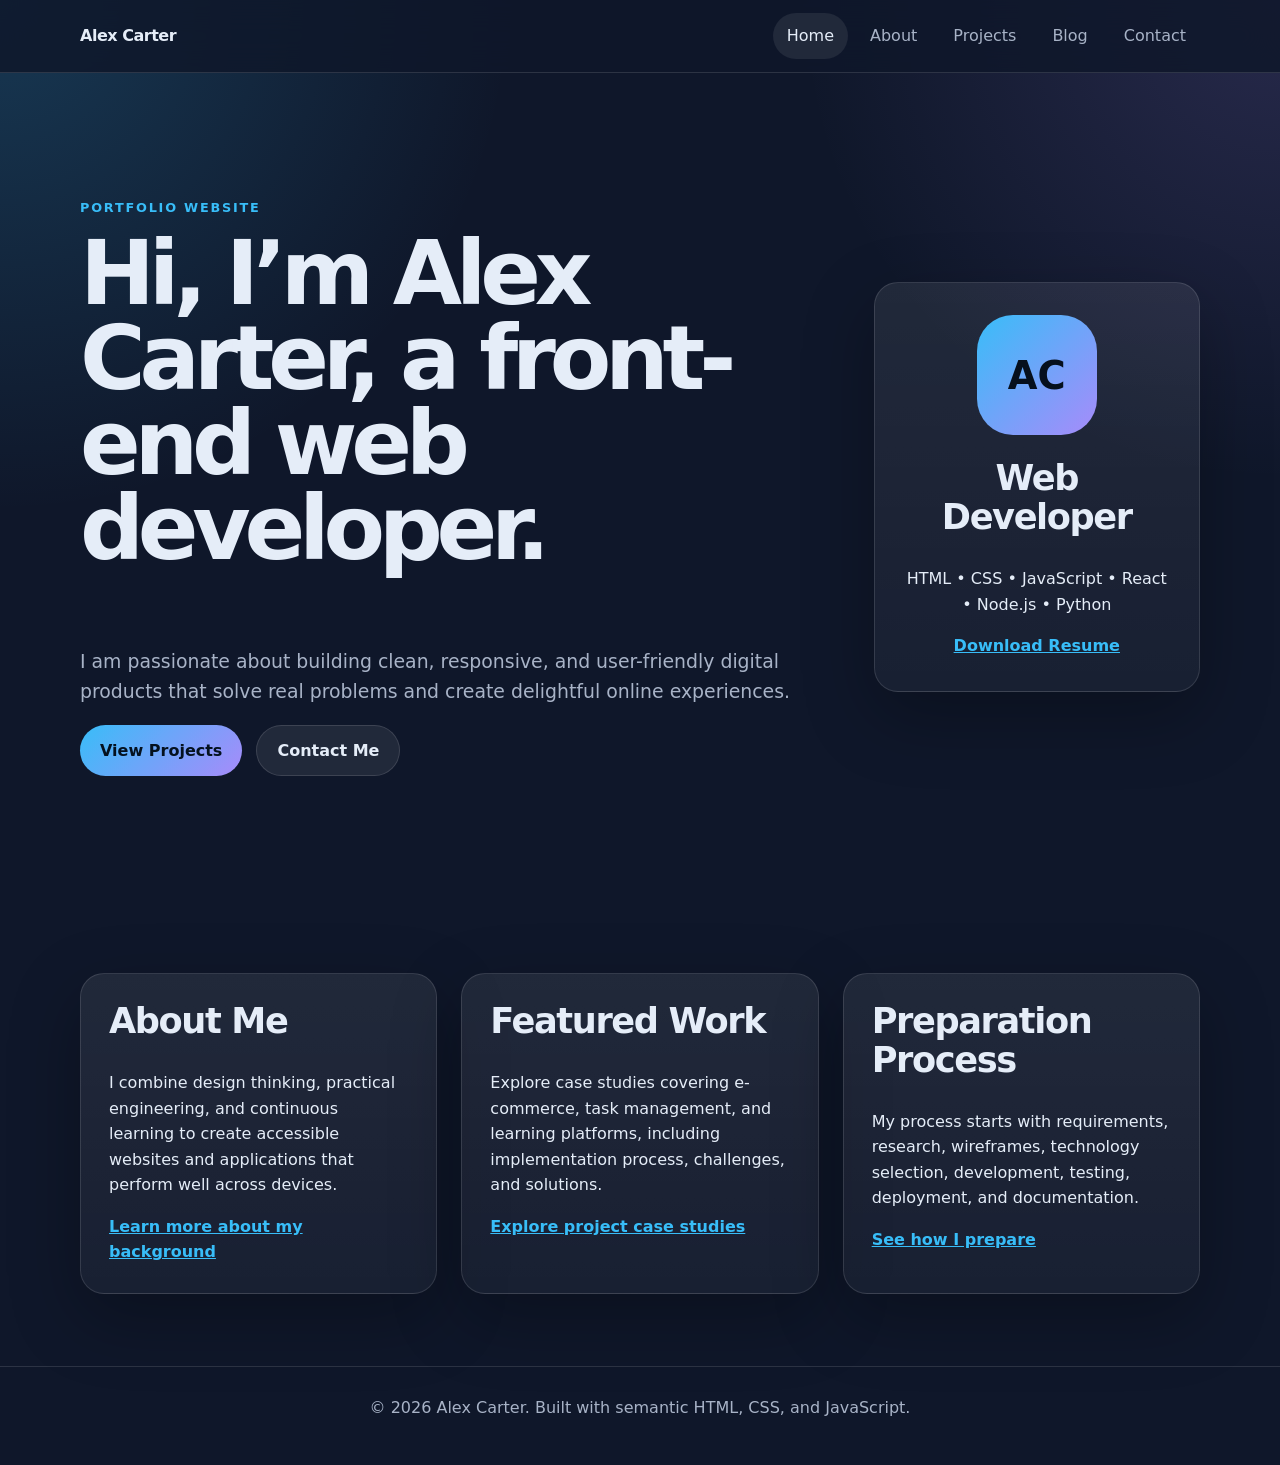
<file: portfolio/index.html>
<!DOCTYPE html>
<html lang="en">
  <head>
    <meta charset="UTF-8" />
    <meta name="viewport" content="width=device-width, initial-scale=1.0" />
    <title>Alex Carter | Web Developer Portfolio</title>
    <meta
      name="description"
      content="Portfolio of Alex Carter, a web developer building clean, responsive, and user-friendly digital products."
    />
    <link rel="stylesheet" href="css/style.css" />
  </head>
  <body>
    <header class="site-header">
      <nav class="navbar" aria-label="Main navigation">
        <a class="logo" href="index.html">Alex Carter</a>
        <button class="nav-toggle" aria-expanded="false" aria-controls="nav-links">
          <span class="sr-only">Toggle navigation</span>
          ☰
        </button>
        <ul class="nav-links" id="nav-links">
          <li><a class="active" href="index.html">Home</a></li>
          <li><a href="about.html">About</a></li>
          <li><a href="projects.html">Projects</a></li>
          <li><a href="blog.html">Blog</a></li>
          <li><a href="contact.html">Contact</a></li>
        </ul>
      </nav>
    </header>

    <main>
      <section class="hero section-padding">
        <div class="hero-content">
          <p class="eyebrow">Portfolio Website</p>
          <h1>Hi, I’m Alex Carter, a front-end web developer.</h1>
          <p class="hero-text">
            I am passionate about building clean, responsive, and user-friendly digital products
            that solve real problems and create delightful online experiences.
          </p>
          <div class="hero-actions">
            <a class="btn primary" href="projects.html">View Projects</a>
            <a class="btn secondary" href="contact.html">Contact Me</a>
          </div>
        </div>
        <div class="hero-card" aria-label="Professional summary">
          <div class="avatar">AC</div>
          <h2>Web Developer</h2>
          <p>HTML • CSS • JavaScript • React • Node.js • Python</p>
          <a href="assets/resume.pdf" class="text-link">Download Resume</a>
        </div>
      </section>

      <section class="section-padding intro-grid">
        <article class="highlight-card">
          <h2>About Me</h2>
          <p>
            I combine design thinking, practical engineering, and continuous learning to create
            accessible websites and applications that perform well across devices.
          </p>
          <a href="about.html" class="text-link">Learn more about my background</a>
        </article>
        <article class="highlight-card">
          <h2>Featured Work</h2>
          <p>
            Explore case studies covering e-commerce, task management, and learning platforms,
            including implementation process, challenges, and solutions.
          </p>
          <a href="projects.html" class="text-link">Explore project case studies</a>
        </article>
        <article class="highlight-card">
          <h2>Preparation Process</h2>
          <p>
            My process starts with requirements, research, wireframes, technology selection,
            development, testing, deployment, and documentation.
          </p>
          <a href="projects.html#preparation" class="text-link">See how I prepare</a>
        </article>
      </section>
    </main>

    <footer class="site-footer">
      <p>© <span id="year"></span> Alex Carter. Built with semantic HTML, CSS, and JavaScript.</p>
    </footer>
    <script src="js/main.js"></script>
  </body>
</html>
</file>
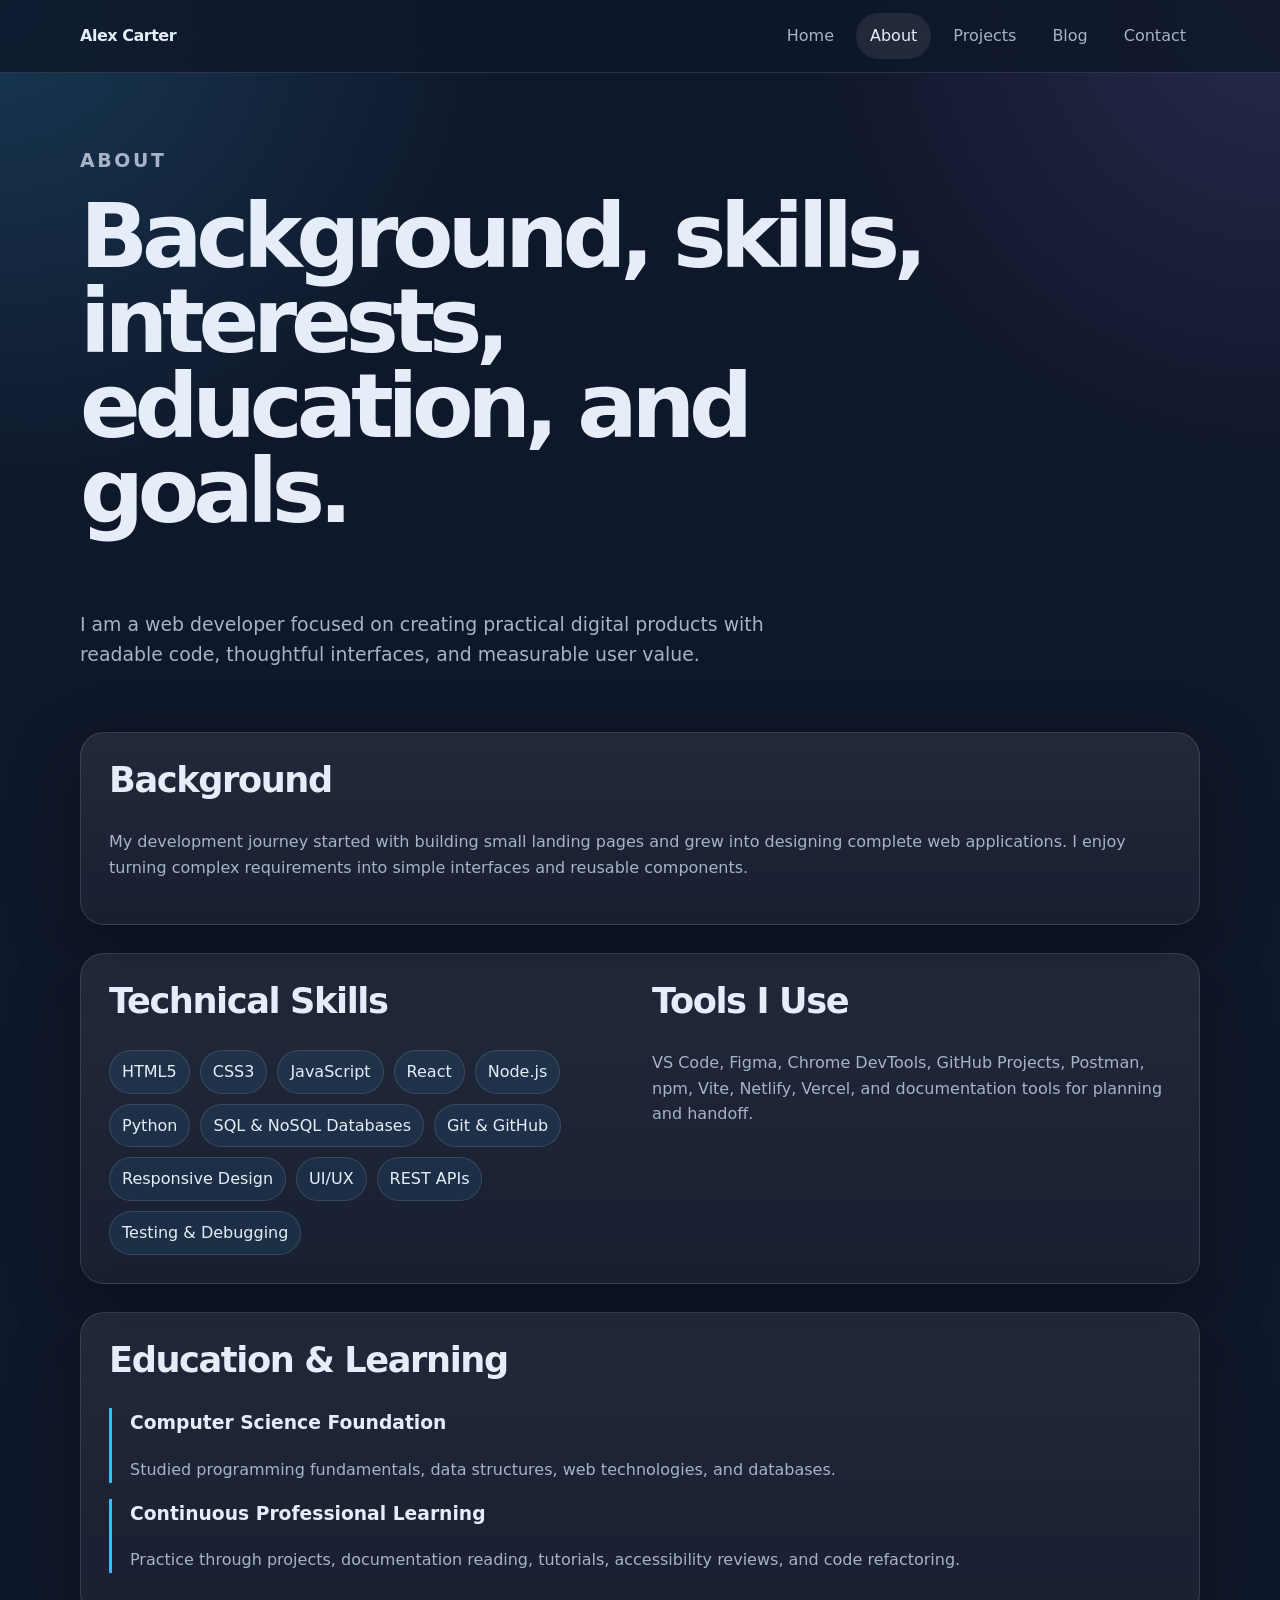
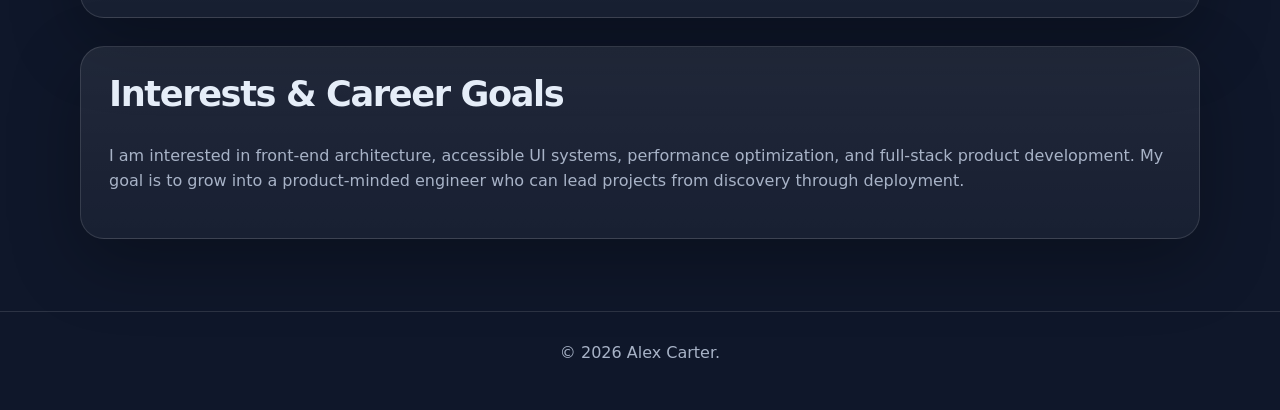
<file: portfolio/about.html>
<!DOCTYPE html>
<html lang="en">
  <head>
    <meta charset="UTF-8" />
    <meta name="viewport" content="width=device-width, initial-scale=1.0" />
    <title>About | Alex Carter</title>
    <link rel="stylesheet" href="css/style.css" />
  </head>
  <body>
    <header class="site-header">
      <nav class="navbar" aria-label="Main navigation">
        <a class="logo" href="index.html">Alex Carter</a>
        <button class="nav-toggle" aria-expanded="false" aria-controls="nav-links"><span class="sr-only">Toggle navigation</span>☰</button>
        <ul class="nav-links" id="nav-links">
          <li><a href="index.html">Home</a></li>
          <li><a class="active" href="about.html">About</a></li>
          <li><a href="projects.html">Projects</a></li>
          <li><a href="blog.html">Blog</a></li>
          <li><a href="contact.html">Contact</a></li>
        </ul>
      </nav>
    </header>

    <main class="section-padding page-layout">
      <section class="page-hero">
        <p class="eyebrow">About</p>
        <h1>Background, skills, interests, education, and goals.</h1>
        <p>
          I am a web developer focused on creating practical digital products with readable code,
          thoughtful interfaces, and measurable user value.
        </p>
      </section>

      <section class="content-panel">
        <h2>Background</h2>
        <p>
          My development journey started with building small landing pages and grew into designing
          complete web applications. I enjoy turning complex requirements into simple interfaces and
          reusable components.
        </p>
      </section>

      <section class="content-panel two-column">
        <div>
          <h2>Technical Skills</h2>
          <ul class="tag-list">
            <li>HTML5</li>
            <li>CSS3</li>
            <li>JavaScript</li>
            <li>React</li>
            <li>Node.js</li>
            <li>Python</li>
            <li>SQL & NoSQL Databases</li>
            <li>Git & GitHub</li>
            <li>Responsive Design</li>
            <li>UI/UX</li>
            <li>REST APIs</li>
            <li>Testing & Debugging</li>
          </ul>
        </div>
        <div>
          <h2>Tools I Use</h2>
          <p>
            VS Code, Figma, Chrome DevTools, GitHub Projects, Postman, npm, Vite, Netlify, Vercel,
            and documentation tools for planning and handoff.
          </p>
        </div>
      </section>

      <section class="content-panel timeline">
        <h2>Education & Learning</h2>
        <div class="timeline-item">
          <h3>Computer Science Foundation</h3>
          <p>Studied programming fundamentals, data structures, web technologies, and databases.</p>
        </div>
        <div class="timeline-item">
          <h3>Continuous Professional Learning</h3>
          <p>Practice through projects, documentation reading, tutorials, accessibility reviews, and code refactoring.</p>
        </div>
      </section>

      <section class="content-panel">
        <h2>Interests & Career Goals</h2>
        <p>
          I am interested in front-end architecture, accessible UI systems, performance optimization,
          and full-stack product development. My goal is to grow into a product-minded engineer who
          can lead projects from discovery through deployment.
        </p>
      </section>
    </main>

    <footer class="site-footer"><p>© <span id="year"></span> Alex Carter.</p></footer>
    <script src="js/main.js"></script>
  </body>
</html>
</file>
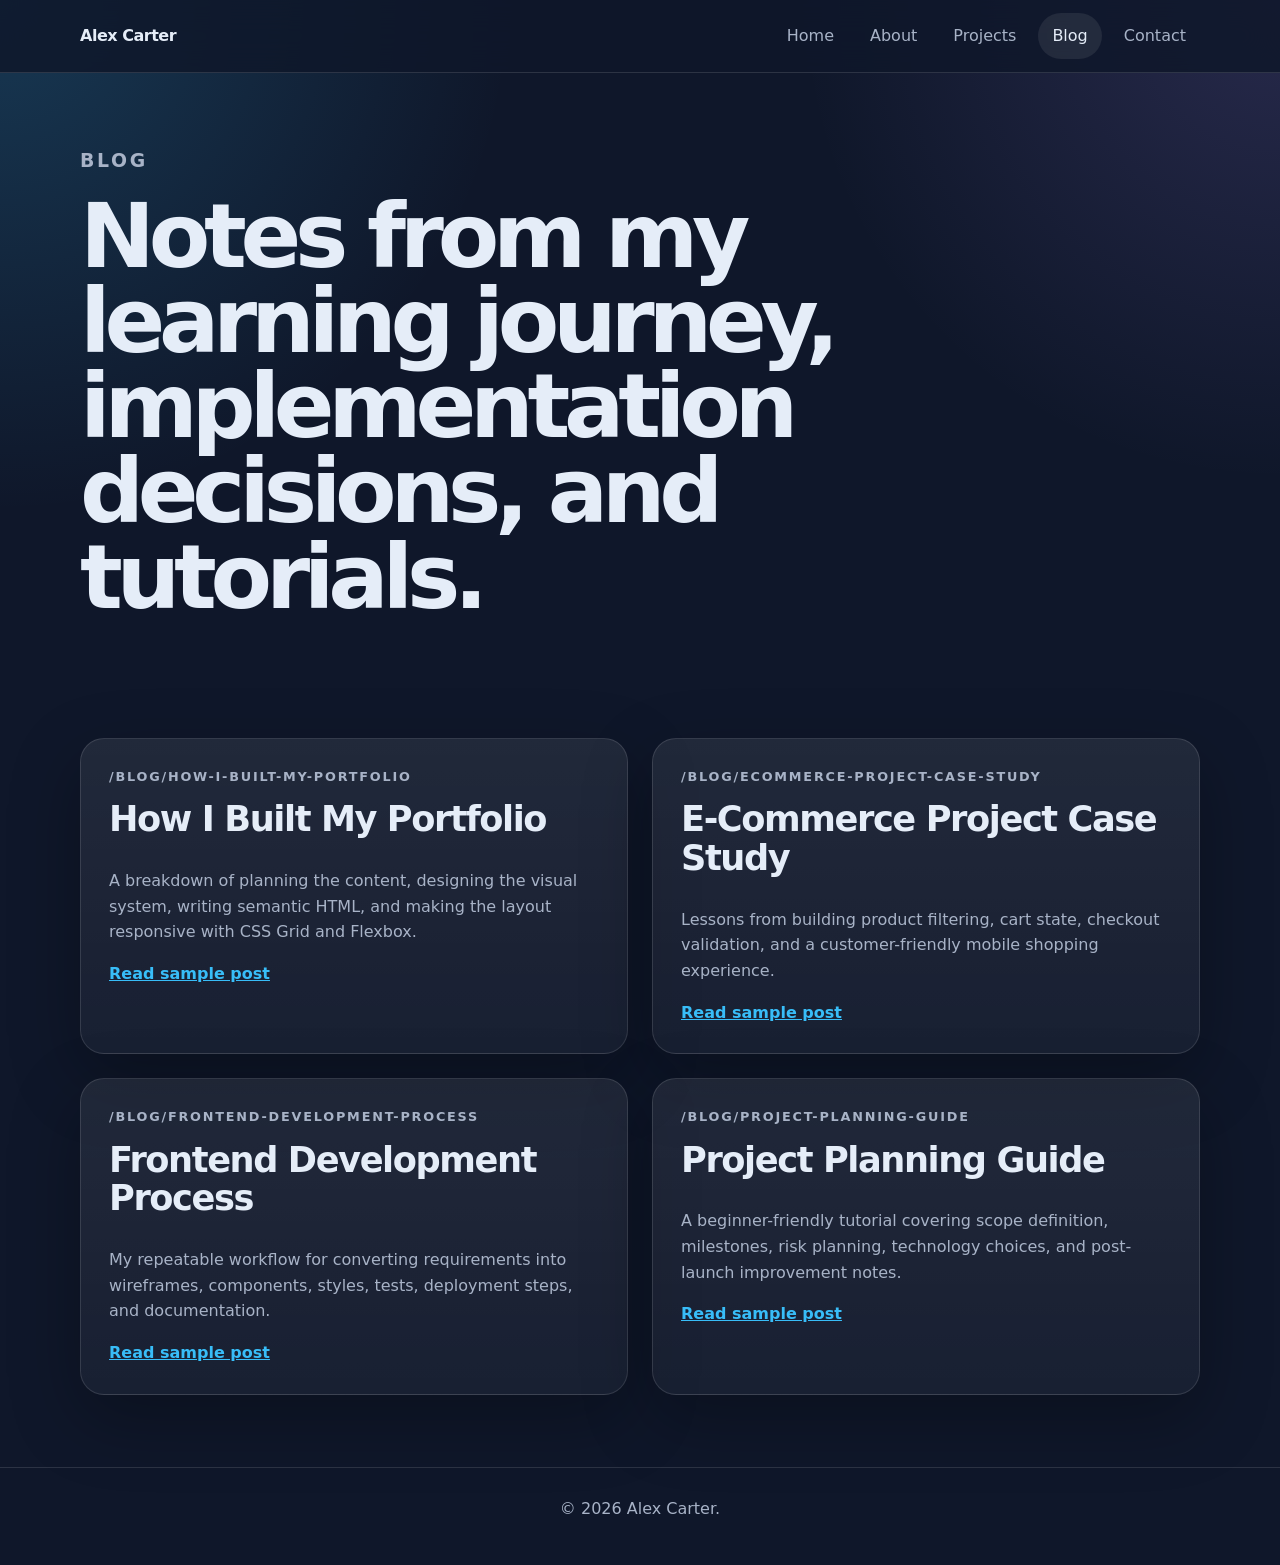
<file: portfolio/blog.html>
<!DOCTYPE html>
<html lang="en">
  <head>
    <meta charset="UTF-8" />
    <meta name="viewport" content="width=device-width, initial-scale=1.0" />
    <title>Blog | Alex Carter</title>
    <link rel="stylesheet" href="css/style.css" />
  </head>
  <body>
    <header class="site-header">
      <nav class="navbar" aria-label="Main navigation">
        <a class="logo" href="index.html">Alex Carter</a>
        <button class="nav-toggle" aria-expanded="false" aria-controls="nav-links"><span class="sr-only">Toggle navigation</span>☰</button>
        <ul class="nav-links" id="nav-links">
          <li><a href="index.html">Home</a></li>
          <li><a href="about.html">About</a></li>
          <li><a href="projects.html">Projects</a></li>
          <li><a class="active" href="blog.html">Blog</a></li>
          <li><a href="contact.html">Contact</a></li>
        </ul>
      </nav>
    </header>

    <main class="section-padding page-layout">
      <section class="page-hero">
        <p class="eyebrow">Blog</p>
        <h1>Notes from my learning journey, implementation decisions, and tutorials.</h1>
      </section>

      <section class="blog-grid" aria-label="Blog posts">
        <article class="blog-card" id="how-i-built-my-portfolio">
          <p class="blog-route">/blog/how-i-built-my-portfolio</p>
          <h2>How I Built My Portfolio</h2>
          <p>
            A breakdown of planning the content, designing the visual system, writing semantic HTML,
            and making the layout responsive with CSS Grid and Flexbox.
          </p>
          <a href="#how-i-built-my-portfolio" class="text-link">Read sample post</a>
        </article>
        <article class="blog-card" id="ecommerce-project-case-study">
          <p class="blog-route">/blog/ecommerce-project-case-study</p>
          <h2>E-Commerce Project Case Study</h2>
          <p>
            Lessons from building product filtering, cart state, checkout validation, and a customer-friendly
            mobile shopping experience.
          </p>
          <a href="#ecommerce-project-case-study" class="text-link">Read sample post</a>
        </article>
        <article class="blog-card" id="frontend-development-process">
          <p class="blog-route">/blog/frontend-development-process</p>
          <h2>Frontend Development Process</h2>
          <p>
            My repeatable workflow for converting requirements into wireframes, components, styles,
            tests, deployment steps, and documentation.
          </p>
          <a href="#frontend-development-process" class="text-link">Read sample post</a>
        </article>
        <article class="blog-card" id="project-planning-guide">
          <p class="blog-route">/blog/project-planning-guide</p>
          <h2>Project Planning Guide</h2>
          <p>
            A beginner-friendly tutorial covering scope definition, milestones, risk planning, technology
            choices, and post-launch improvement notes.
          </p>
          <a href="#project-planning-guide" class="text-link">Read sample post</a>
        </article>
      </section>
    </main>

    <footer class="site-footer"><p>© <span id="year"></span> Alex Carter.</p></footer>
    <script src="js/main.js"></script>
  </body>
</html>
</file>
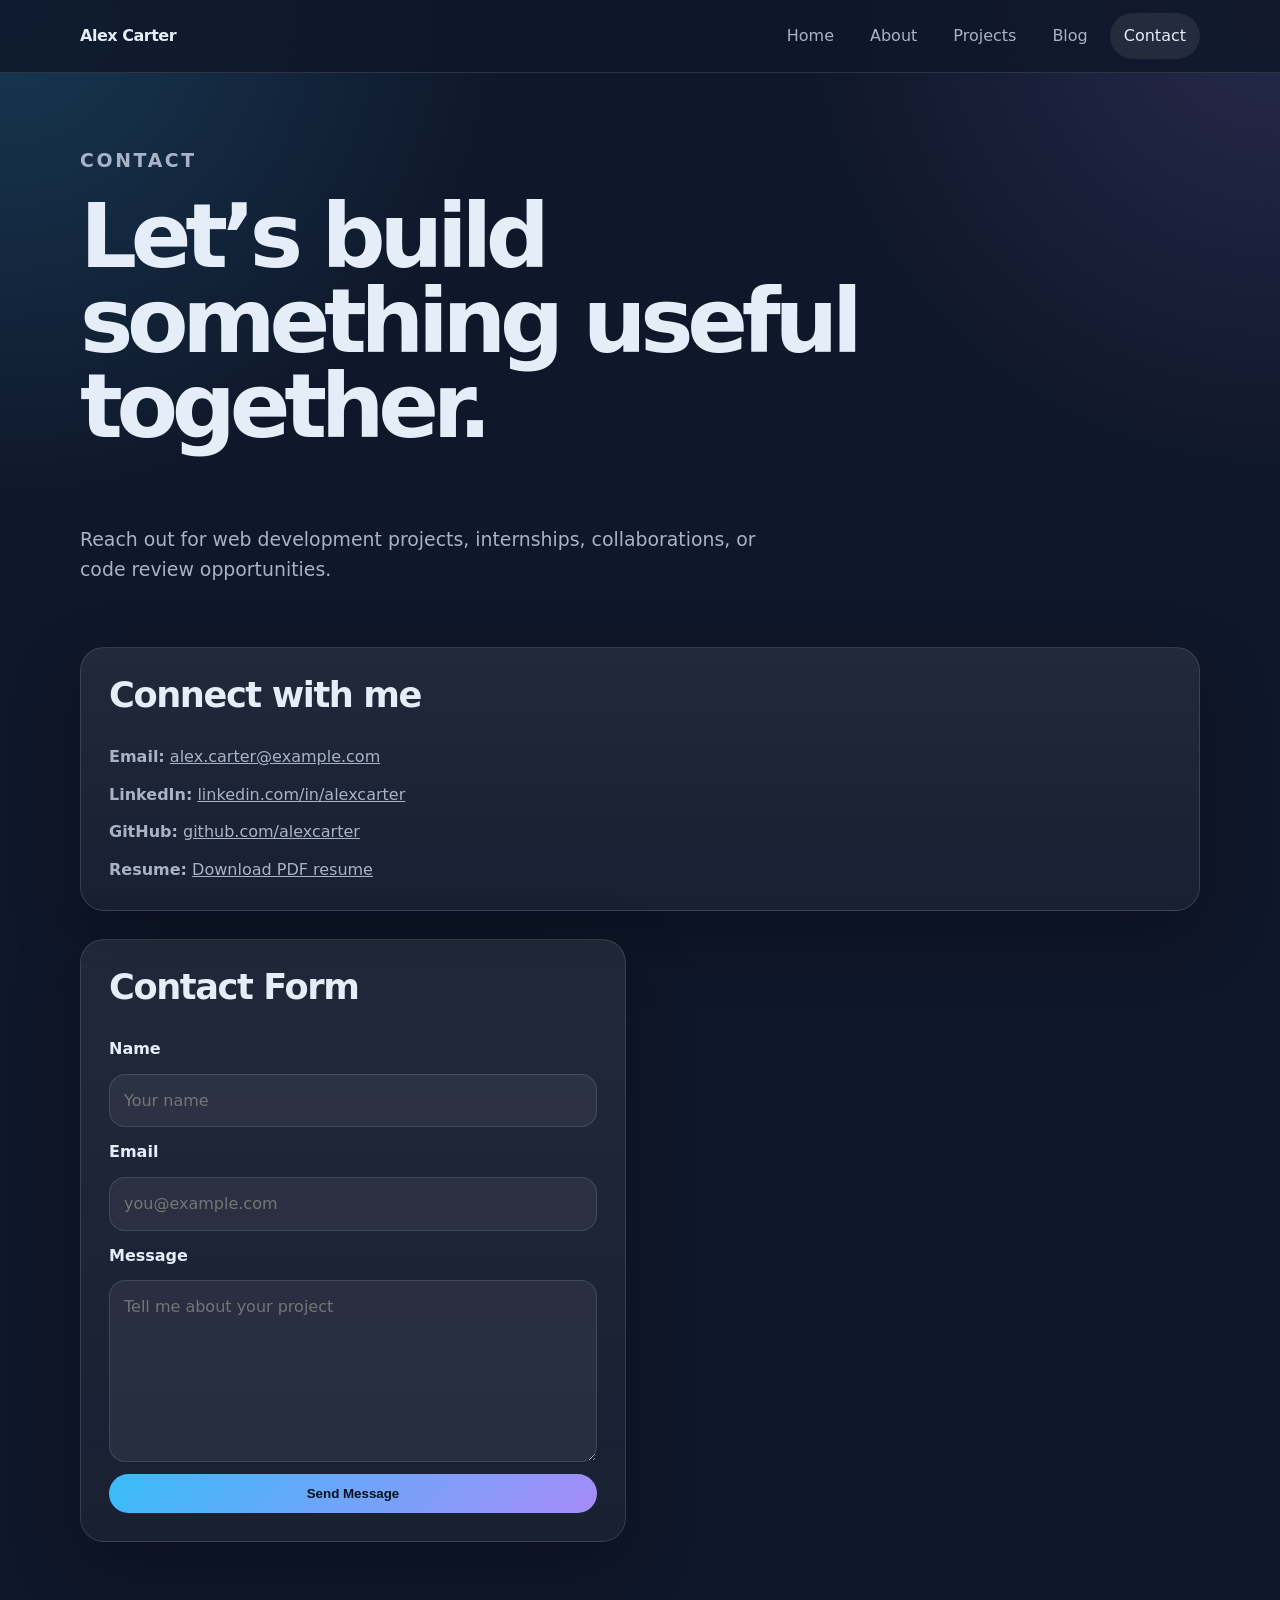
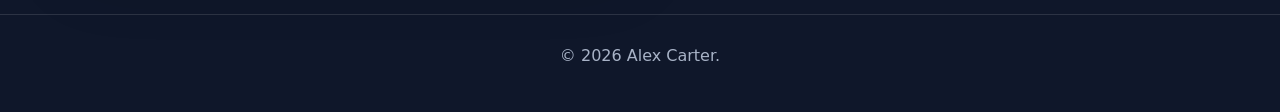
<file: portfolio/contact.html>
<!DOCTYPE html>
<html lang="en">
  <head>
    <meta charset="UTF-8" />
    <meta name="viewport" content="width=device-width, initial-scale=1.0" />
    <title>Contact | Alex Carter</title>
    <link rel="stylesheet" href="css/style.css" />
  </head>
  <body>
    <header class="site-header">
      <nav class="navbar" aria-label="Main navigation">
        <a class="logo" href="index.html">Alex Carter</a>
        <button class="nav-toggle" aria-expanded="false" aria-controls="nav-links"><span class="sr-only">Toggle navigation</span>☰</button>
        <ul class="nav-links" id="nav-links">
          <li><a href="index.html">Home</a></li>
          <li><a href="about.html">About</a></li>
          <li><a href="projects.html">Projects</a></li>
          <li><a href="blog.html">Blog</a></li>
          <li><a class="active" href="contact.html">Contact</a></li>
        </ul>
      </nav>
    </header>

    <main class="section-padding page-layout contact-layout">
      <section class="page-hero">
        <p class="eyebrow">Contact</p>
        <h1>Let’s build something useful together.</h1>
        <p>Reach out for web development projects, internships, collaborations, or code review opportunities.</p>
      </section>

      <section class="content-panel contact-info" aria-label="Contact links">
        <h2>Connect with me</h2>
        <ul class="contact-list">
          <li><strong>Email:</strong> <a href="mailto:alex.carter@example.com">alex.carter@example.com</a></li>
          <li><strong>LinkedIn:</strong> <a href="https://www.linkedin.com/" target="_blank" rel="noreferrer">linkedin.com/in/alexcarter</a></li>
          <li><strong>GitHub:</strong> <a href="https://github.com/" target="_blank" rel="noreferrer">github.com/alexcarter</a></li>
          <li><strong>Resume:</strong> <a href="assets/resume.pdf">Download PDF resume</a></li>
        </ul>
      </section>

      <section class="content-panel">
        <h2>Contact Form</h2>
        <form class="contact-form" action="mailto:alex.carter@example.com" method="post" enctype="text/plain">
          <label for="name">Name</label>
          <input id="name" name="name" type="text" placeholder="Your name" required />

          <label for="email">Email</label>
          <input id="email" name="email" type="email" placeholder="you@example.com" required />

          <label for="message">Message</label>
          <textarea id="message" name="message" rows="6" placeholder="Tell me about your project" required></textarea>

          <button class="btn primary" type="submit">Send Message</button>
        </form>
      </section>
    </main>

    <footer class="site-footer"><p>© <span id="year"></span> Alex Carter.</p></footer>
    <script src="js/main.js"></script>
  </body>
</html>
</file>
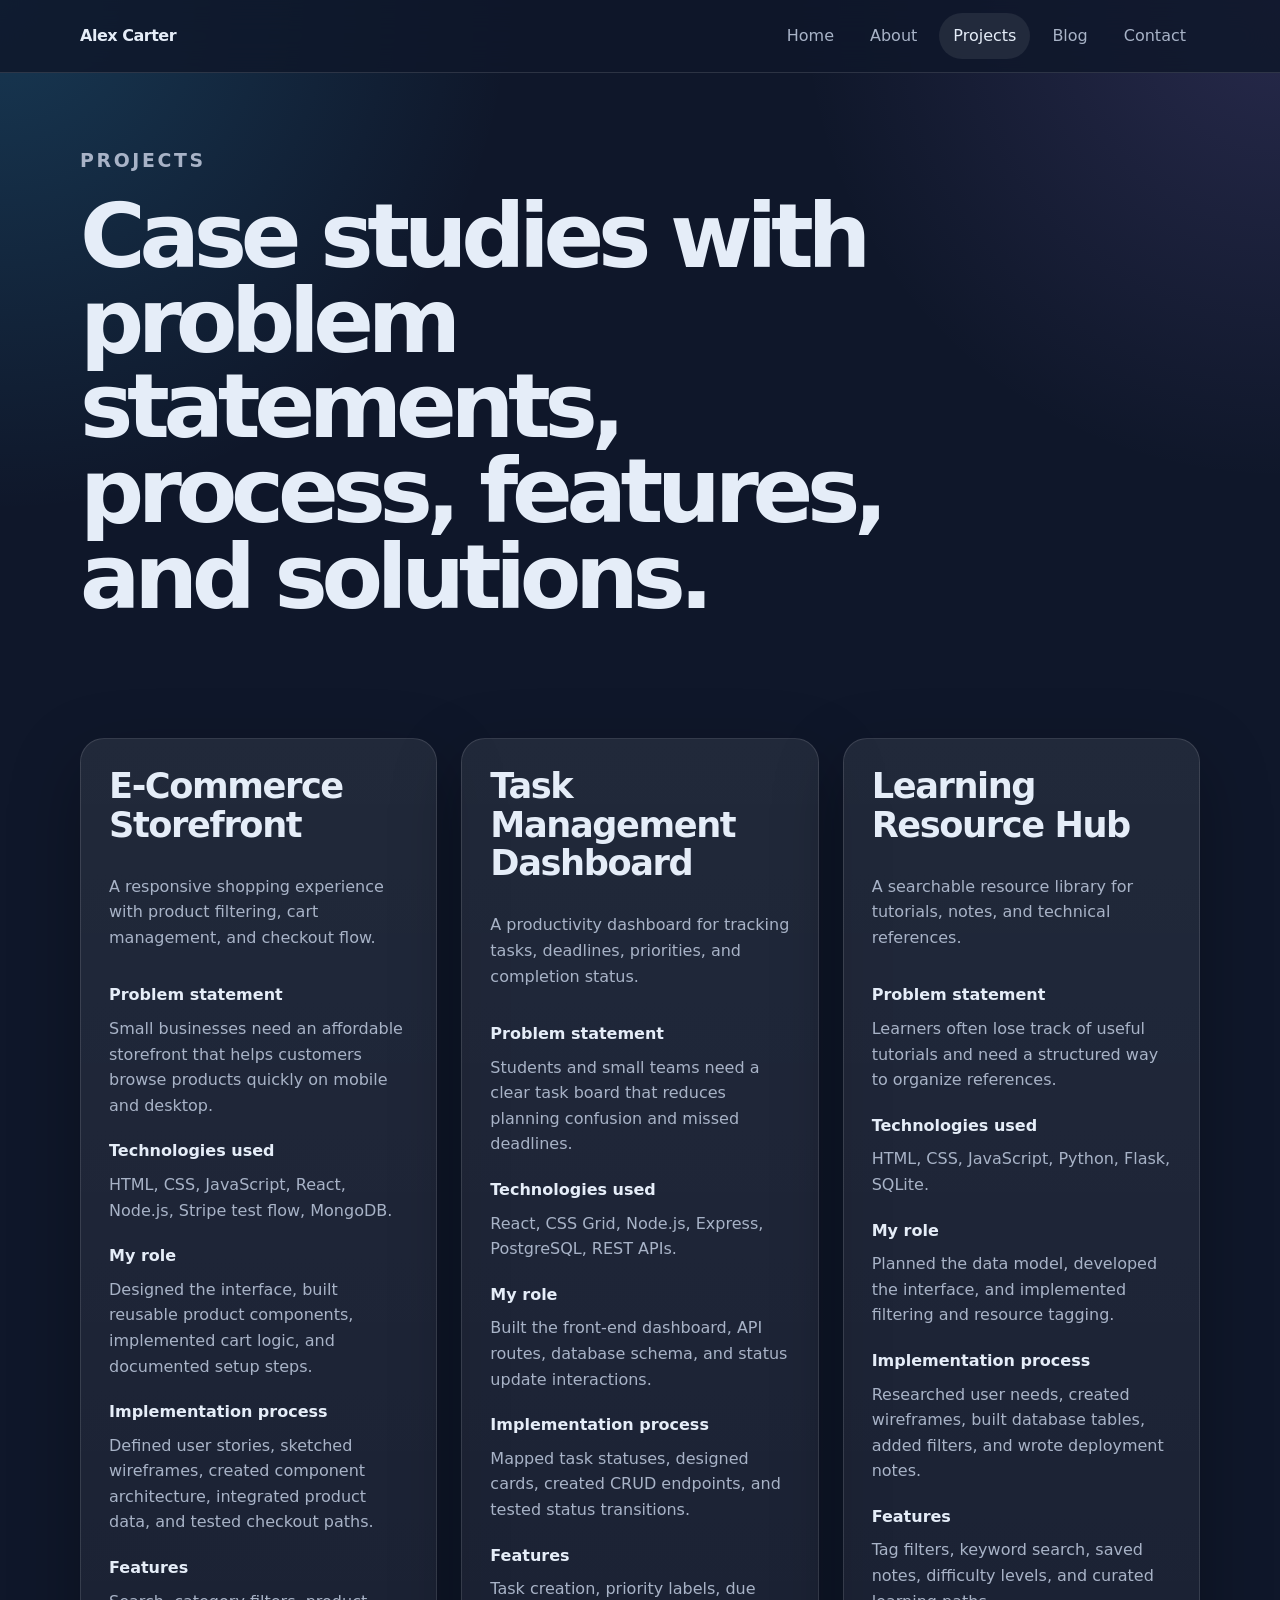
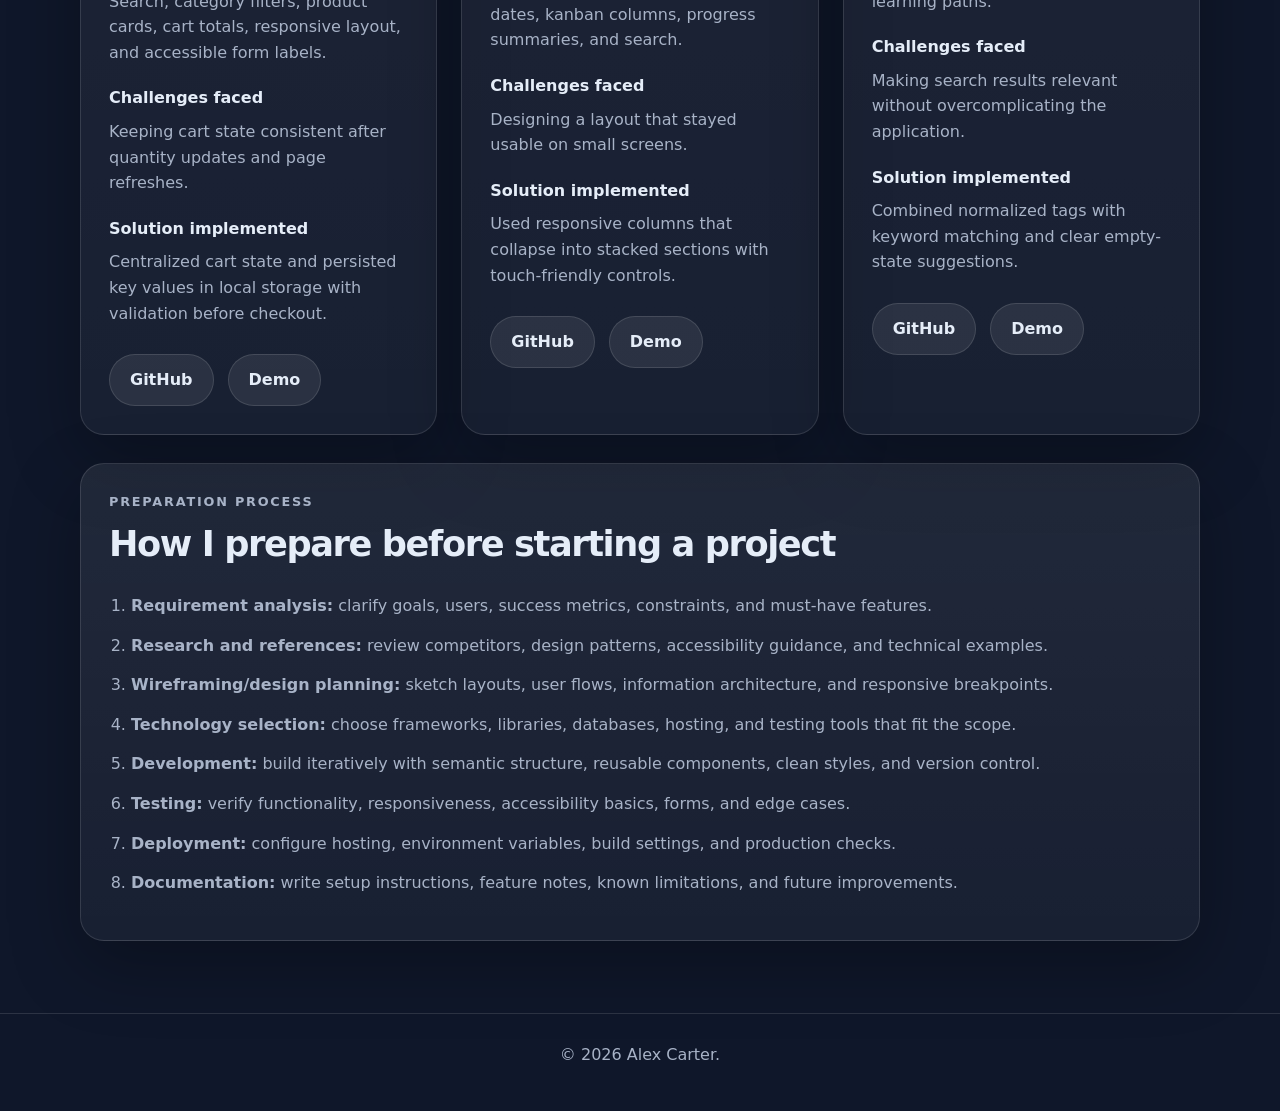
<file: portfolio/projects.html>
<!DOCTYPE html>
<html lang="en">
  <head>
    <meta charset="UTF-8" />
    <meta name="viewport" content="width=device-width, initial-scale=1.0" />
    <title>Projects | Alex Carter</title>
    <link rel="stylesheet" href="css/style.css" />
  </head>
  <body>
    <header class="site-header">
      <nav class="navbar" aria-label="Main navigation">
        <a class="logo" href="index.html">Alex Carter</a>
        <button class="nav-toggle" aria-expanded="false" aria-controls="nav-links"><span class="sr-only">Toggle navigation</span>☰</button>
        <ul class="nav-links" id="nav-links">
          <li><a href="index.html">Home</a></li>
          <li><a href="about.html">About</a></li>
          <li><a class="active" href="projects.html">Projects</a></li>
          <li><a href="blog.html">Blog</a></li>
          <li><a href="contact.html">Contact</a></li>
        </ul>
      </nav>
    </header>

    <main class="section-padding page-layout">
      <section class="page-hero">
        <p class="eyebrow">Projects</p>
        <h1>Case studies with problem statements, process, features, and solutions.</h1>
      </section>

      <section class="project-grid" aria-label="Portfolio projects">
        <article class="project-card">
          <h2>E-Commerce Storefront</h2>
          <p class="project-summary">A responsive shopping experience with product filtering, cart management, and checkout flow.</p>
          <dl class="project-details">
            <dt>Problem statement</dt>
            <dd>Small businesses need an affordable storefront that helps customers browse products quickly on mobile and desktop.</dd>
            <dt>Technologies used</dt>
            <dd>HTML, CSS, JavaScript, React, Node.js, Stripe test flow, MongoDB.</dd>
            <dt>My role</dt>
            <dd>Designed the interface, built reusable product components, implemented cart logic, and documented setup steps.</dd>
            <dt>Implementation process</dt>
            <dd>Defined user stories, sketched wireframes, created component architecture, integrated product data, and tested checkout paths.</dd>
            <dt>Features</dt>
            <dd>Search, category filters, product cards, cart totals, responsive layout, and accessible form labels.</dd>
            <dt>Challenges faced</dt>
            <dd>Keeping cart state consistent after quantity updates and page refreshes.</dd>
            <dt>Solution implemented</dt>
            <dd>Centralized cart state and persisted key values in local storage with validation before checkout.</dd>
          </dl>
          <div class="project-links"><a href="#" aria-label="E-Commerce GitHub repository">GitHub</a><a href="#" aria-label="E-Commerce live demo">Demo</a></div>
        </article>

        <article class="project-card">
          <h2>Task Management Dashboard</h2>
          <p class="project-summary">A productivity dashboard for tracking tasks, deadlines, priorities, and completion status.</p>
          <dl class="project-details">
            <dt>Problem statement</dt>
            <dd>Students and small teams need a clear task board that reduces planning confusion and missed deadlines.</dd>
            <dt>Technologies used</dt>
            <dd>React, CSS Grid, Node.js, Express, PostgreSQL, REST APIs.</dd>
            <dt>My role</dt>
            <dd>Built the front-end dashboard, API routes, database schema, and status update interactions.</dd>
            <dt>Implementation process</dt>
            <dd>Mapped task statuses, designed cards, created CRUD endpoints, and tested status transitions.</dd>
            <dt>Features</dt>
            <dd>Task creation, priority labels, due dates, kanban columns, progress summaries, and search.</dd>
            <dt>Challenges faced</dt>
            <dd>Designing a layout that stayed usable on small screens.</dd>
            <dt>Solution implemented</dt>
            <dd>Used responsive columns that collapse into stacked sections with touch-friendly controls.</dd>
          </dl>
          <div class="project-links"><a href="#">GitHub</a><a href="#">Demo</a></div>
        </article>

        <article class="project-card">
          <h2>Learning Resource Hub</h2>
          <p class="project-summary">A searchable resource library for tutorials, notes, and technical references.</p>
          <dl class="project-details">
            <dt>Problem statement</dt>
            <dd>Learners often lose track of useful tutorials and need a structured way to organize references.</dd>
            <dt>Technologies used</dt>
            <dd>HTML, CSS, JavaScript, Python, Flask, SQLite.</dd>
            <dt>My role</dt>
            <dd>Planned the data model, developed the interface, and implemented filtering and resource tagging.</dd>
            <dt>Implementation process</dt>
            <dd>Researched user needs, created wireframes, built database tables, added filters, and wrote deployment notes.</dd>
            <dt>Features</dt>
            <dd>Tag filters, keyword search, saved notes, difficulty levels, and curated learning paths.</dd>
            <dt>Challenges faced</dt>
            <dd>Making search results relevant without overcomplicating the application.</dd>
            <dt>Solution implemented</dt>
            <dd>Combined normalized tags with keyword matching and clear empty-state suggestions.</dd>
          </dl>
          <div class="project-links"><a href="#">GitHub</a><a href="#">Demo</a></div>
        </article>
      </section>

      <section class="content-panel process" id="preparation">
        <p class="eyebrow">Preparation Process</p>
        <h2>How I prepare before starting a project</h2>
        <ol class="process-list">
          <li><strong>Requirement analysis:</strong> clarify goals, users, success metrics, constraints, and must-have features.</li>
          <li><strong>Research and references:</strong> review competitors, design patterns, accessibility guidance, and technical examples.</li>
          <li><strong>Wireframing/design planning:</strong> sketch layouts, user flows, information architecture, and responsive breakpoints.</li>
          <li><strong>Technology selection:</strong> choose frameworks, libraries, databases, hosting, and testing tools that fit the scope.</li>
          <li><strong>Development:</strong> build iteratively with semantic structure, reusable components, clean styles, and version control.</li>
          <li><strong>Testing:</strong> verify functionality, responsiveness, accessibility basics, forms, and edge cases.</li>
          <li><strong>Deployment:</strong> configure hosting, environment variables, build settings, and production checks.</li>
          <li><strong>Documentation:</strong> write setup instructions, feature notes, known limitations, and future improvements.</li>
        </ol>
      </section>
    </main>

    <footer class="site-footer"><p>© <span id="year"></span> Alex Carter.</p></footer>
    <script src="js/main.js"></script>
  </body>
</html>
</file>
<file: portfolio/css/style.css>
:root {
  --bg: #0f172a;
  --panel: #111c33;
  --panel-light: #17243f;
  --text: #e5edf8;
  --muted: #a8b3c7;
  --brand: #38bdf8;
  --brand-strong: #0ea5e9;
  --accent: #a78bfa;
  --border: rgba(255, 255, 255, 0.12);
  --shadow: 0 24px 70px rgba(0, 0, 0, 0.28);
  --radius: 24px;
}

* {
  box-sizing: border-box;
}

html {
  scroll-behavior: smooth;
}

body {
  margin: 0;
  font-family: Inter, ui-sans-serif, system-ui, -apple-system, BlinkMacSystemFont, "Segoe UI", sans-serif;
  line-height: 1.6;
  background:
    radial-gradient(circle at top left, rgba(56, 189, 248, 0.2), transparent 32rem),
    radial-gradient(circle at top right, rgba(167, 139, 250, 0.16), transparent 30rem),
    var(--bg);
  color: var(--text);
}

a {
  color: inherit;
}

.site-header {
  position: sticky;
  top: 0;
  z-index: 10;
  backdrop-filter: blur(18px);
  background: rgba(15, 23, 42, 0.84);
  border-bottom: 1px solid var(--border);
}

.navbar {
  width: min(1120px, calc(100% - 32px));
  margin: 0 auto;
  min-height: 72px;
  display: flex;
  align-items: center;
  justify-content: space-between;
  gap: 24px;
}

.logo {
  font-weight: 800;
  letter-spacing: -0.03em;
  text-decoration: none;
  color: var(--text);
}

.nav-links {
  display: flex;
  align-items: center;
  gap: 8px;
  padding: 0;
  margin: 0;
  list-style: none;
}

.nav-links a {
  display: inline-flex;
  padding: 10px 14px;
  border-radius: 999px;
  text-decoration: none;
  color: var(--muted);
  transition: 0.2s ease;
}

.nav-links a:hover,
.nav-links a.active {
  color: var(--text);
  background: rgba(255, 255, 255, 0.08);
}

.nav-toggle {
  display: none;
  border: 1px solid var(--border);
  background: var(--panel);
  color: var(--text);
  border-radius: 12px;
  padding: 8px 12px;
  font-size: 1.2rem;
}

.section-padding {
  width: min(1120px, calc(100% - 32px));
  margin: 0 auto;
  padding: 72px 0;
}

.hero {
  display: grid;
  grid-template-columns: minmax(0, 1.4fr) minmax(280px, 0.6fr);
  align-items: center;
  gap: 32px;
  min-height: calc(100vh - 72px);
}

.eyebrow,
.blog-route {
  color: var(--brand);
  text-transform: uppercase;
  letter-spacing: 0.14em;
  font-size: 0.8rem;
  font-weight: 800;
}

h1,
h2,
h3,
p {
  margin-top: 0;
}

h1 {
  font-size: clamp(2.6rem, 7vw, 5.8rem);
  line-height: 0.95;
  letter-spacing: -0.07em;
  max-width: 880px;
}

h2 {
  font-size: clamp(1.5rem, 3vw, 2.2rem);
  line-height: 1.1;
  letter-spacing: -0.04em;
}

.hero-text,
.page-hero p {
  max-width: 720px;
  color: var(--muted);
  font-size: 1.18rem;
}

.hero-actions,
.project-links {
  display: flex;
  flex-wrap: wrap;
  gap: 14px;
}

.btn,
.project-links a {
  display: inline-flex;
  align-items: center;
  justify-content: center;
  border: 0;
  border-radius: 999px;
  padding: 12px 20px;
  font-weight: 800;
  text-decoration: none;
  cursor: pointer;
}

.btn.primary {
  background: linear-gradient(135deg, var(--brand), var(--accent));
  color: #04111f;
}

.btn.secondary,
.project-links a {
  background: rgba(255, 255, 255, 0.08);
  color: var(--text);
  border: 1px solid var(--border);
}

.hero-card,
.highlight-card,
.content-panel,
.project-card,
.blog-card {
  background: linear-gradient(180deg, rgba(255, 255, 255, 0.08), rgba(255, 255, 255, 0.04));
  border: 1px solid var(--border);
  border-radius: var(--radius);
  box-shadow: var(--shadow);
}

.hero-card {
  padding: 32px;
  text-align: center;
}

.avatar {
  width: 120px;
  height: 120px;
  margin: 0 auto 24px;
  display: grid;
  place-items: center;
  border-radius: 36px;
  background: linear-gradient(135deg, var(--brand), var(--accent));
  color: #06101d;
  font-size: 2.4rem;
  font-weight: 900;
}

.text-link {
  color: var(--brand);
  font-weight: 800;
}

.intro-grid,
.project-grid,
.blog-grid,
.two-column,
.contact-layout {
  display: grid;
  gap: 24px;
}

.intro-grid {
  grid-template-columns: repeat(3, 1fr);
}

.highlight-card,
.content-panel,
.project-card,
.blog-card {
  padding: 28px;
}

.page-layout {
  display: grid;
  gap: 28px;
}

.page-hero {
  padding-bottom: 16px;
}

.two-column,
.contact-layout {
  grid-template-columns: repeat(2, minmax(0, 1fr));
}

.tag-list {
  display: flex;
  flex-wrap: wrap;
  gap: 10px;
  padding: 0;
  margin: 0;
  list-style: none;
}

.tag-list li {
  padding: 8px 12px;
  border: 1px solid var(--border);
  border-radius: 999px;
  background: rgba(56, 189, 248, 0.09);
  color: var(--text);
}

.timeline-item {
  padding-left: 18px;
  border-left: 3px solid var(--brand);
}

.project-grid {
  grid-template-columns: repeat(3, minmax(0, 1fr));
}

.project-card {
  display: flex;
  flex-direction: column;
}

.project-summary,
.project-card dd,
.blog-card p,
.content-panel p,
.process-list,
.contact-list {
  color: var(--muted);
}

.project-details {
  display: grid;
  gap: 8px;
}

.project-details dt {
  font-weight: 900;
  color: var(--text);
}

.project-details dd {
  margin: 0 0 12px;
}

.blog-grid {
  grid-template-columns: repeat(2, minmax(0, 1fr));
}

.process-list {
  display: grid;
  gap: 14px;
  padding-left: 22px;
}

.contact-info,
.page-hero {
  grid-column: 1 / -1;
}

.contact-list {
  display: grid;
  gap: 12px;
  padding: 0;
  margin: 0;
  list-style: none;
}

.contact-form {
  display: grid;
  gap: 12px;
}

.contact-form label {
  font-weight: 800;
}

.contact-form input,
.contact-form textarea {
  width: 100%;
  border: 1px solid var(--border);
  border-radius: 16px;
  padding: 13px 14px;
  background: rgba(255, 255, 255, 0.06);
  color: var(--text);
  font: inherit;
}

.site-footer {
  border-top: 1px solid var(--border);
  text-align: center;
  padding: 28px 16px;
  color: var(--muted);
}

.sr-only {
  position: absolute;
  width: 1px;
  height: 1px;
  padding: 0;
  margin: -1px;
  overflow: hidden;
  clip: rect(0, 0, 0, 0);
  white-space: nowrap;
  border: 0;
}

@media (max-width: 900px) {
  .hero,
  .intro-grid,
  .project-grid,
  .blog-grid,
  .two-column,
  .contact-layout {
    grid-template-columns: 1fr;
  }
}

@media (max-width: 720px) {
  .nav-toggle {
    display: inline-flex;
  }

  .nav-links {
    position: absolute;
    top: 72px;
    left: 16px;
    right: 16px;
    display: none;
    flex-direction: column;
    align-items: stretch;
    padding: 14px;
    border: 1px solid var(--border);
    border-radius: 18px;
    background: rgba(15, 23, 42, 0.98);
  }

  .nav-links.open {
    display: flex;
  }

  .nav-links a {
    justify-content: center;
  }

  .section-padding {
    padding: 48px 0;
  }
}
</file>
